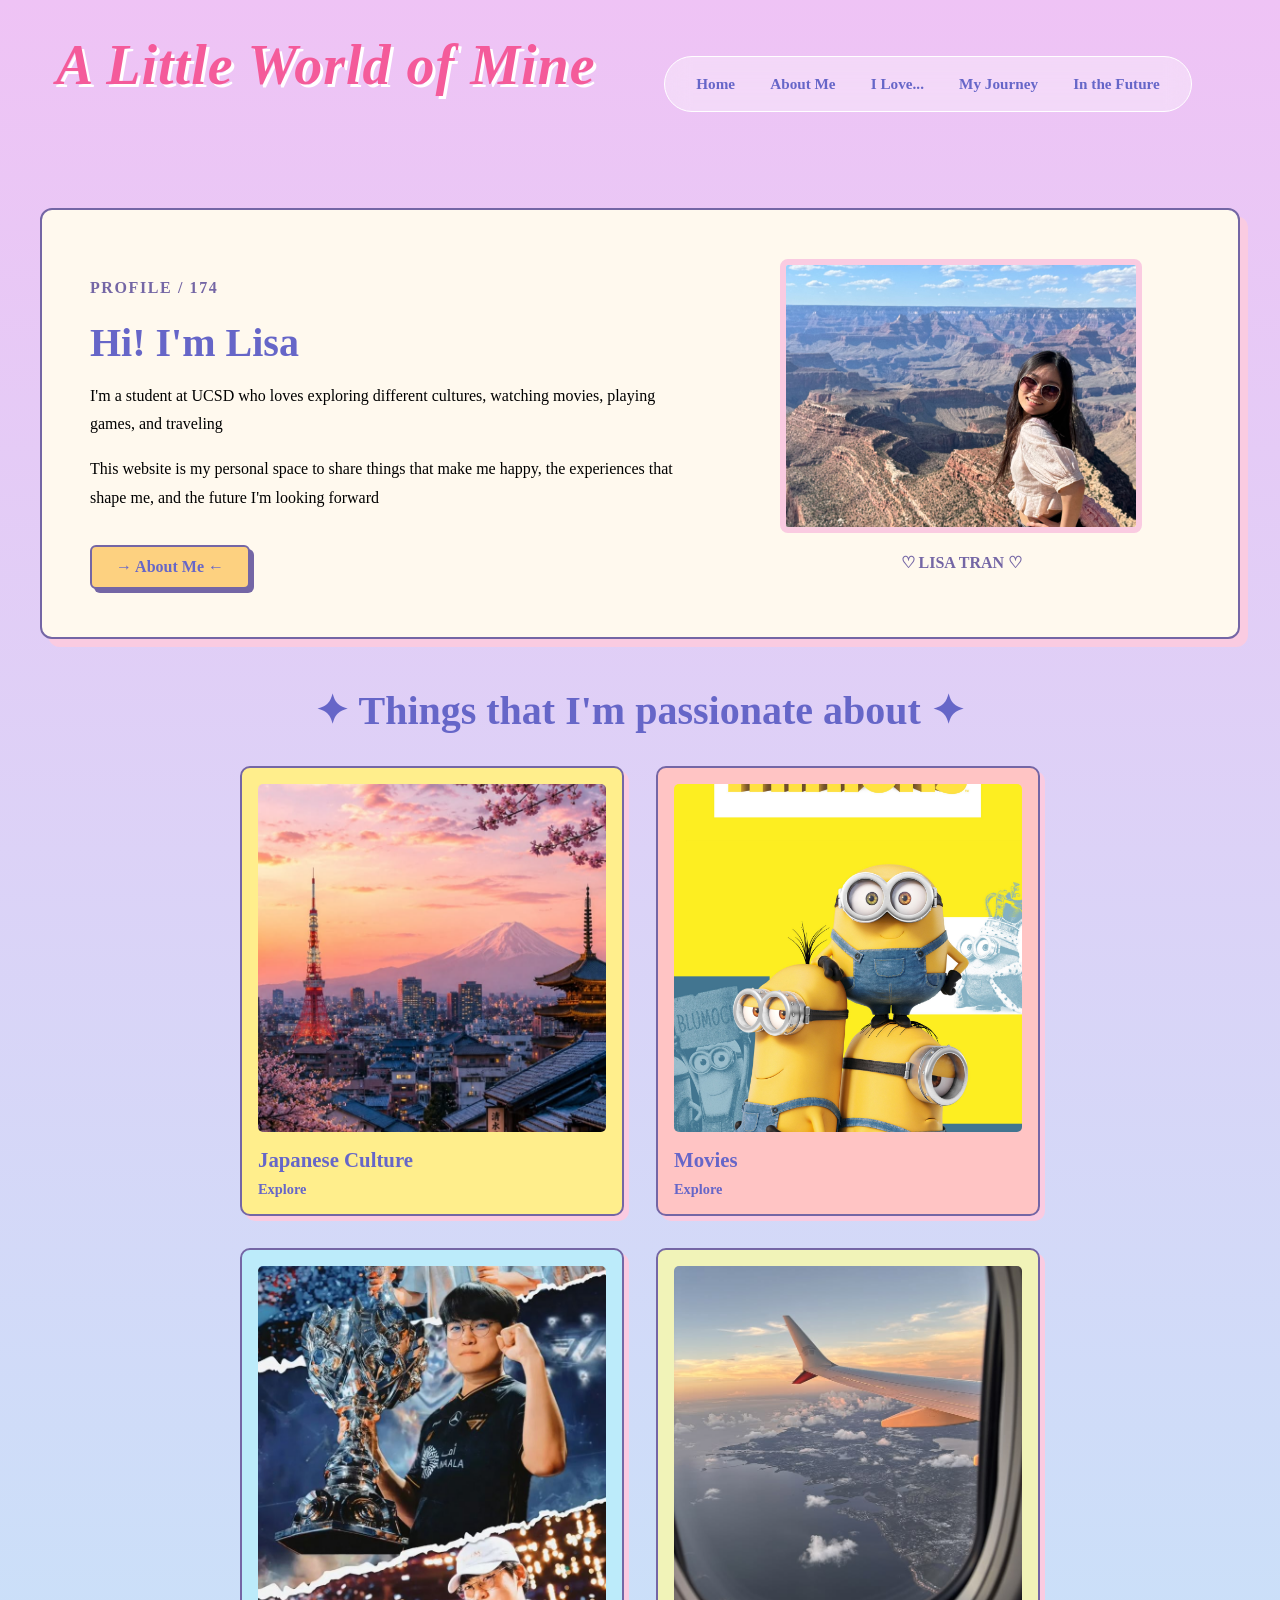
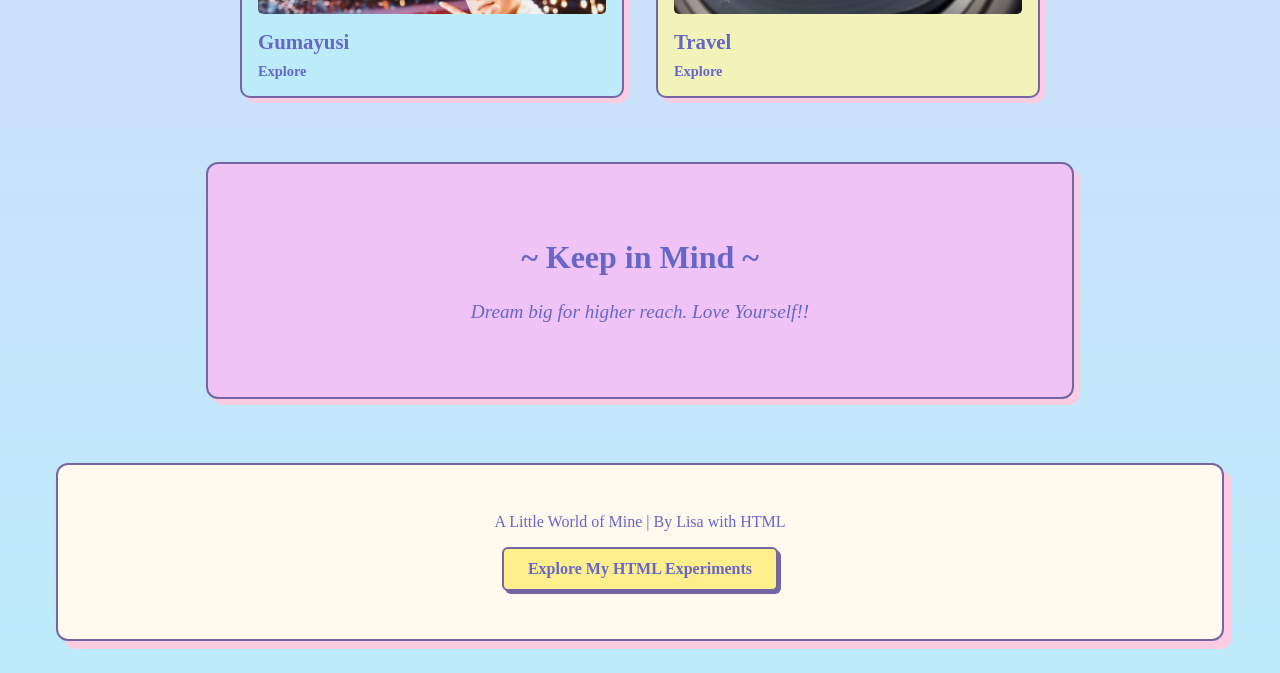
<file: index.html>
<!DOCTYPE html>
<html lang="en">
<head>
    <meta charset="UTF-8">
    <meta name="viewport" content="width=device-width, initial-scale=1.0">
    <title>A Little World of Mine | Home</title>
    <link rel="stylesheet" href="/part2/css/main.css">
    <link rel="author" href="/part2/css/about.css">


</head>
<body>

    <header class="site-header">

        <h1>A Little World of Mine</h1>
        
        <nav class="navbar" aria-label="Main navigation">
            <div class="nav-links">
                <a href="index.html" aria-current="page">Home</a> 
                <a href="/part2/about.html">About Me</a> 
                <a href="/part2/favorites.html">I Love...</a> 
                <a href="/part2/journey.html">My Journey</a> 
                <a href="/part2/future.html">In the Future</a>
            </div>
        </nav>

    </header>

    <main>
        <section class="introduction">
            <div class="intro-text">
                <p class="intro-label">PROFILE / 174</p>
                <h2>
                    Hi! I'm Lisa
                </h2>

                <p>I'm a student at UCSD who loves exploring different cultures, watching movies, playing games, and traveling</p>

                <p>This website is my personal space to share things that make me happy, the experiences that shape me, and the future I'm looking forward</p>

                <a href="about.html" class="intro-button">→ About Me ←</a>

            </div>

            <div class="intro-image">
                <a href="about.html">
                    <img src="/img/profile.jpg" alt="A personal picture" width="350">
                </a>
                <p>♡ LISA TRAN ♡</p>
            </div>
        

            
        </section>

        <section class="passions">
            <h2>✦ Things that I'm passionate about ✦</h2>

            <div class="passion-grid">
                <article class="passion-card">
                    <a href="favorites.html#japanese-culture-section">
        
                        <img src="/img/jpn.jpeg" alt="Beautiful Japanese" width="250">

                        <h3>
                            Japanese Culture
                        </h3>
        
                        <span>Explore</span>
                    </a>  
                </article>
    
                <article class="passion-card">
                    <a href="favorites.html#movies-section">
        
                        <img src="/img/minions.jpg" alt="Great movie" width="250">

                        <h3>
                            Movies
                        </h3>
        
                        <span>Explore</span>
                    </a>
                </article>
    
                <article class="passion-card">
                    <a href="favorites.html#gumayusi-section">
        
                        <img src="/img/gumayusi.jpeg" alt="Gumayusi, ADC GOAT" width="250">

                        <h3>
                            Gumayusi
                        </h3>
        
                        <span>Explore</span>
                    </a>
                </article>
    
                <article class="passion-card">
                    <a href="favorites.html#travel-section">
        
                        <img src="/img/travel.jpeg" alt="Dream travel" width="250">

                        <h3>
                            Travel
                        </h3>
        
                        <span>Explore</span>
                    </a>
                </article>
            </div>
        </section>

        <section class="reminder">
            <h2>~ Keep in Mind ~</h2>

            <p>
                <em>
                    Dream big for higher reach. Love Yourself!!
                </em>
            </p>
        </section>
    </main>

    <footer class="site-footer">
        <p>
            A Little World of Mine | By Lisa with HTML
        </p>

        <p>
            <a href="/part2/experiments.html">Explore My HTML Experiments</a>
        </p>
    </footer>

</body>
</html>
</file>
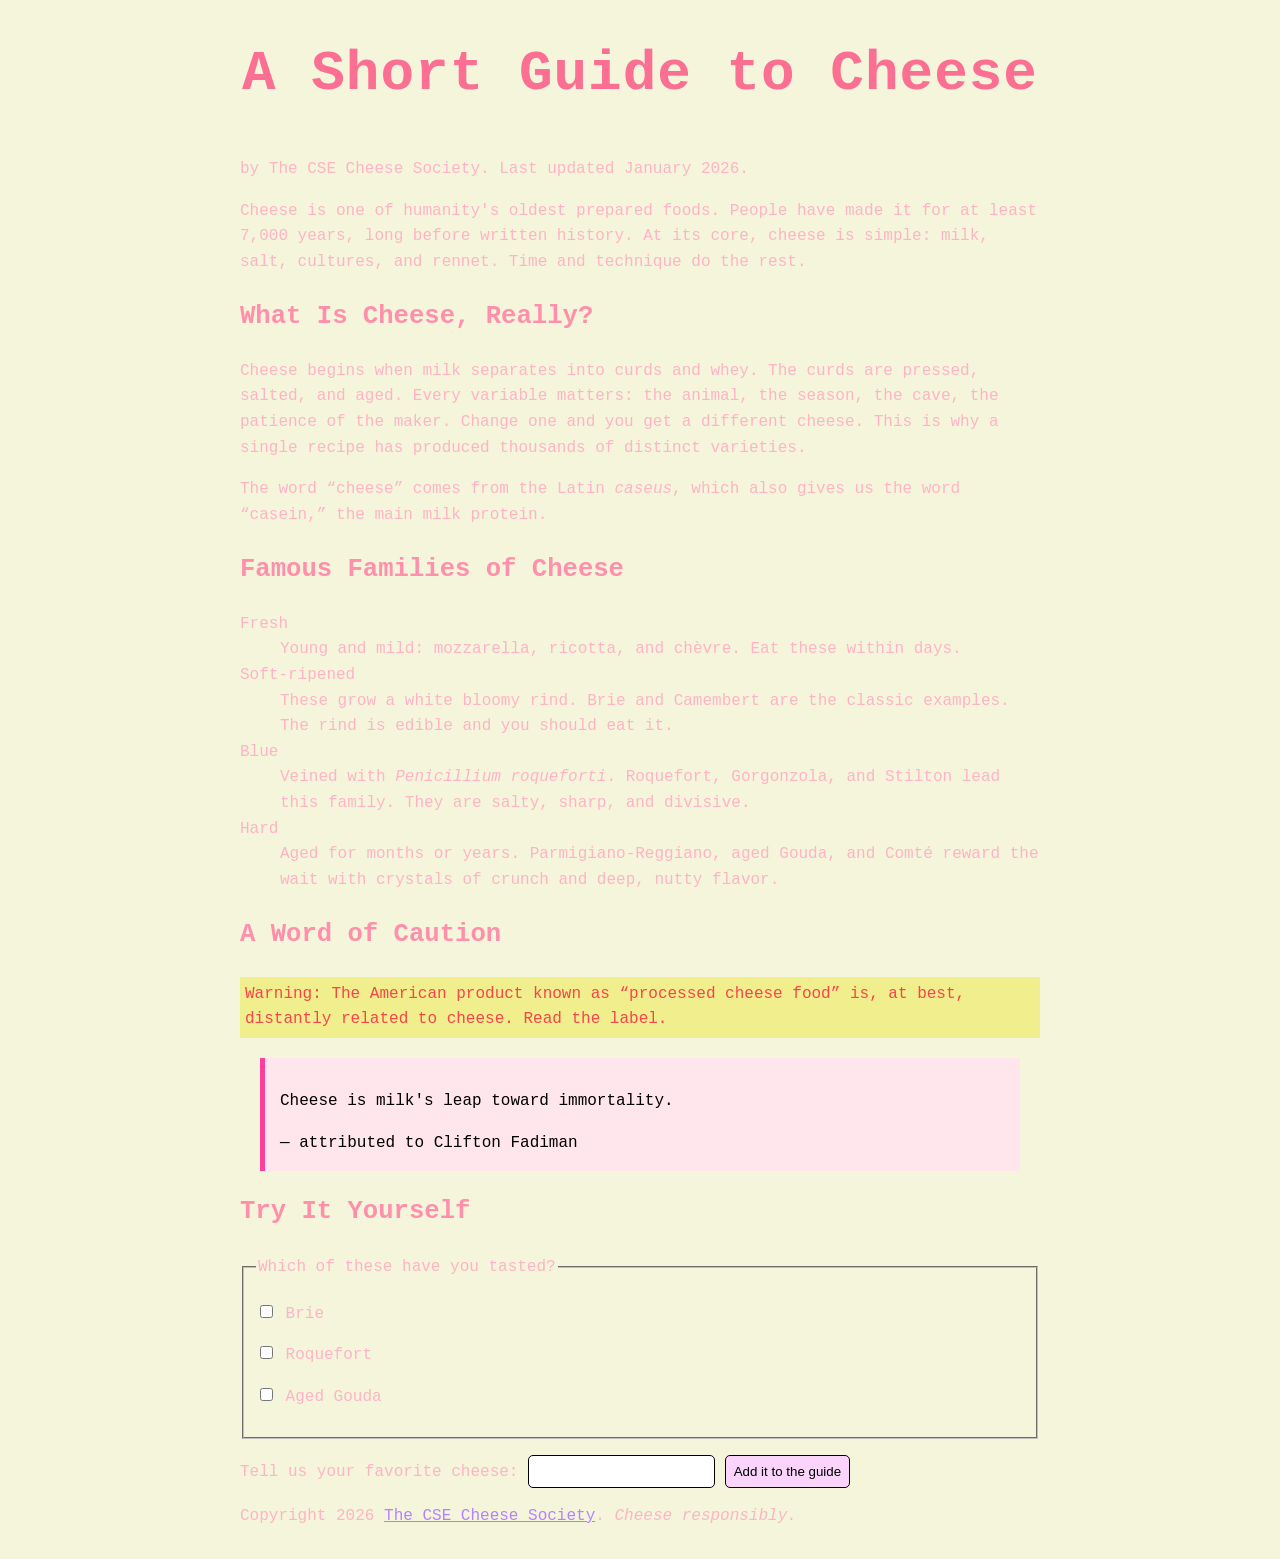
<file: part1/cheese.html>
<html lang="en"><head>
    <meta charset="UTF-8">
    <meta name="viewport" content="width=device-width, initial-scale=1">
    <title>A Short Guide to Cheese</title>

    <link rel="stylesheet" href="cheese.css">
  </head>
  <body>
    <header>
      <h1>A Short Guide to Cheese</h1>
      <p>by The CSE Cheese Society. Last updated <time datetime="2026-01">January 2026</time>.</p>
    </header>
  
    <main>
      <article>
        <p>Cheese is one of humanity's oldest prepared foods. People have made
        it for at least 7,000 years, long before written history. At its core,
        cheese is simple: milk, salt, cultures, and rennet. Time and technique
        do the rest.</p>
  
        <section>
          <h2>What Is Cheese, Really?</h2>
          <p>Cheese begins when milk separates into curds and whey. The curds
          are pressed, salted, and aged. Every variable matters: the animal,
          the season, the cave, the patience of the maker. Change one and you
          get a different cheese. This is why a single recipe has produced
          thousands of distinct varieties.</p>
          <p>The word <q>cheese</q> comes from the Latin
          <span class="latin" lang="la">caseus</span>, which also gives us the word
          <q>casein,</q> the main milk protein.</p>
        </section>
  
        <section>
          <h2>Famous Families of Cheese</h2>
  
          <dl>
            <dt>Fresh</dt>
            <dd>Young and mild: mozzarella, ricotta, and
            <span lang="fr">chèvre</span>. Eat these within days.</dd>
  
            <dt>Soft-ripened</dt>
            <dd>These grow a white bloomy rind. Brie and Camembert are the
            classic examples. The rind is edible and you should eat it.</dd>
  
            <dt>Blue</dt>
            <dd>Veined with <span class="latin" lang="la">Penicillium
            roqueforti</span>. Roquefort, Gorgonzola, and Stilton lead this
            family. They are salty, sharp, and divisive.</dd>
  
            <dt>Hard</dt>
            <dd>Aged for months or years. Parmigiano-Reggiano, aged Gouda,
            and <span lang="fr">Comté</span> reward the wait with crystals
            of crunch and deep, nutty flavor.</dd>
          </dl>
        </section>
  
        <section>
          <h2>A Word of Caution</h2>
          <p id="warning">Warning: The American product known as
          <q>processed cheese food</q> is, at best, distantly related to
          cheese. Read the label.</p>
  
          <blockquote>
            <p>Cheese is milk's leap toward immortality.</p>
            <footer>— attributed to Clifton Fadiman</footer>
          </blockquote>
        </section>
  
        <section>
          <h2>Try It Yourself</h2>
          <form>
            <fieldset>
              <legend>Which of these have you tasted?</legend>
              <p><input type="checkbox" id="c-brie" name="tasted" value="brie">
                 <label for="c-brie">Brie</label></p>
              <p><input type="checkbox" id="c-roquefort" name="tasted" value="roquefort">
                 <label for="c-roquefort">Roquefort</label></p>
              <p><input type="checkbox" id="c-gouda" name="tasted" value="gouda">
                 <label for="c-gouda">Aged Gouda</label></p>
            </fieldset>
            <p>
              <label for="fav">Tell us your favorite cheese:</label>
              <input type="text" id="fav" name="favorite">
              <button type="submit">Add it to the guide</button>
            </p>
          </form>
        </section>
      </article>
    </main>
    <footer>
      <p>Copyright 2026 <a href="https://example.com/cheese-society">The CSE
      Cheese Society</a>. <em>Cheese responsibly.</em></p>
    </footer>
  
  
  </body>
  </html>
</file>
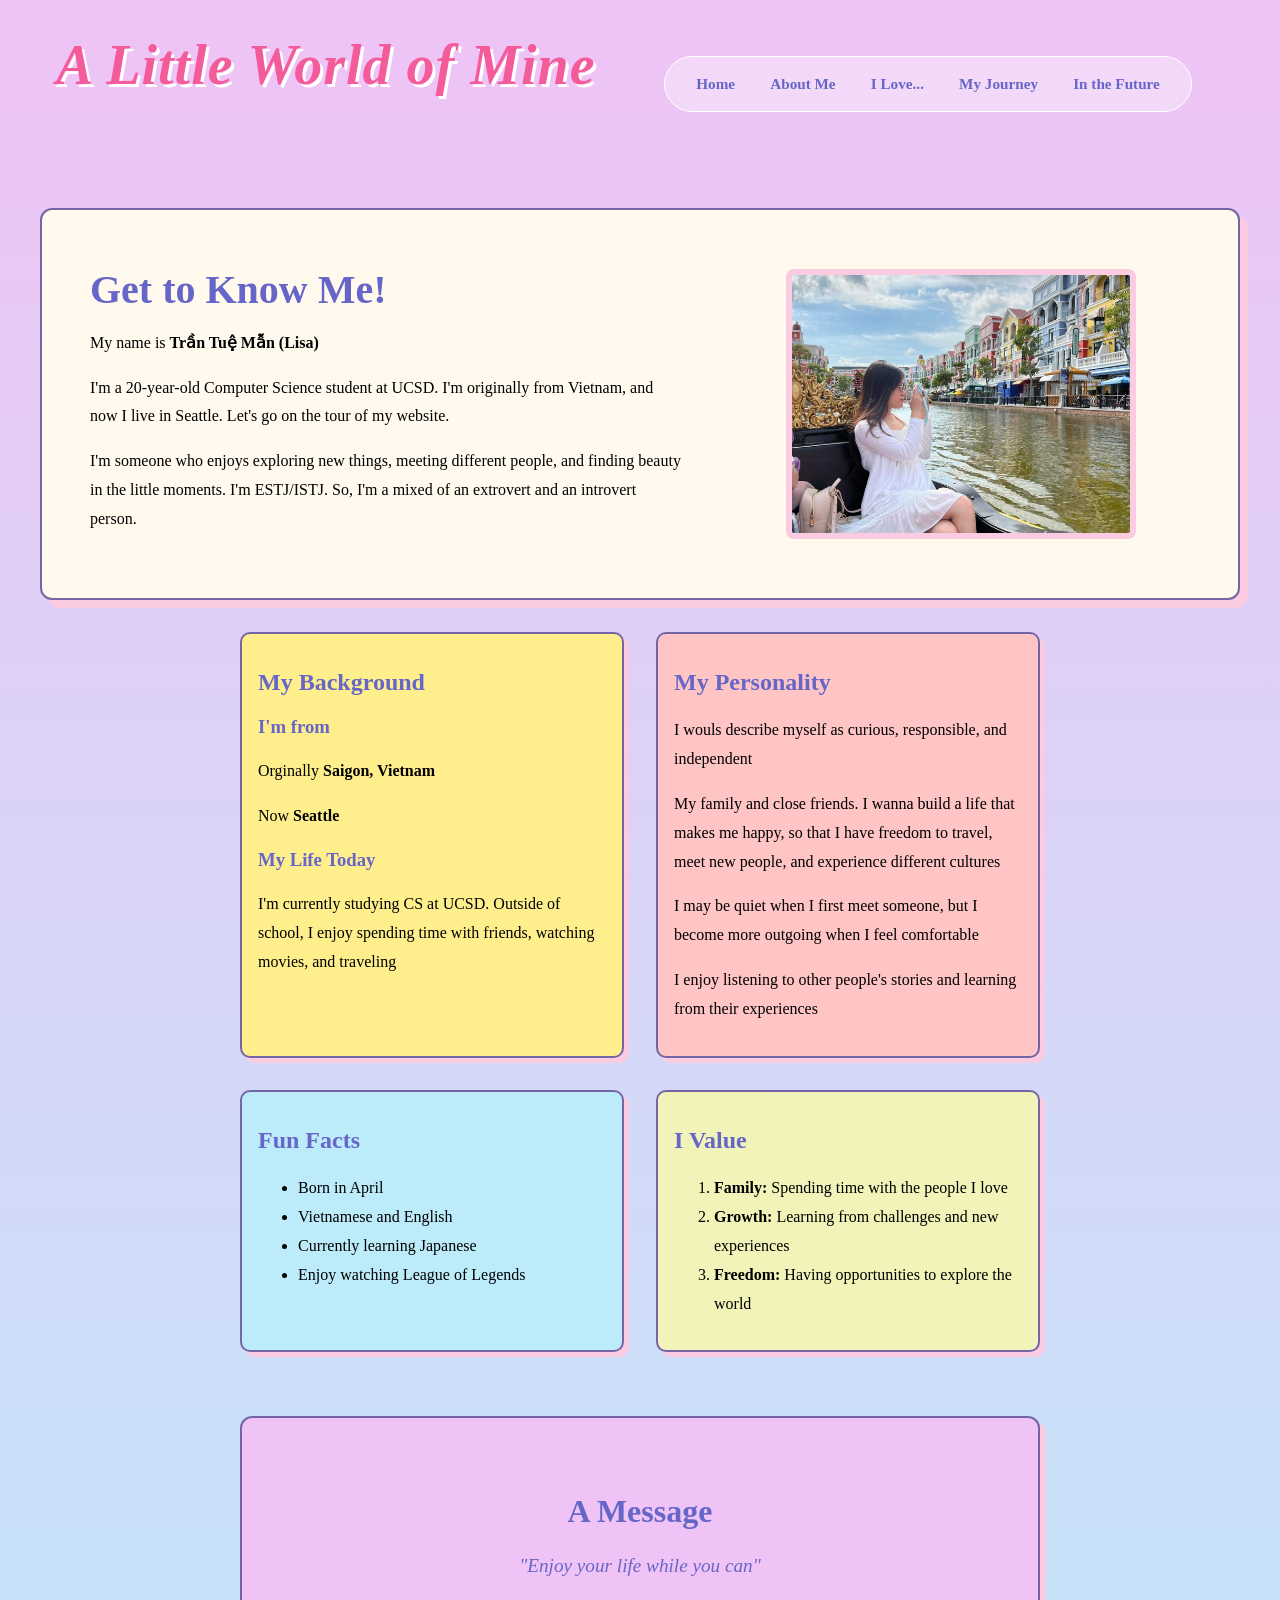
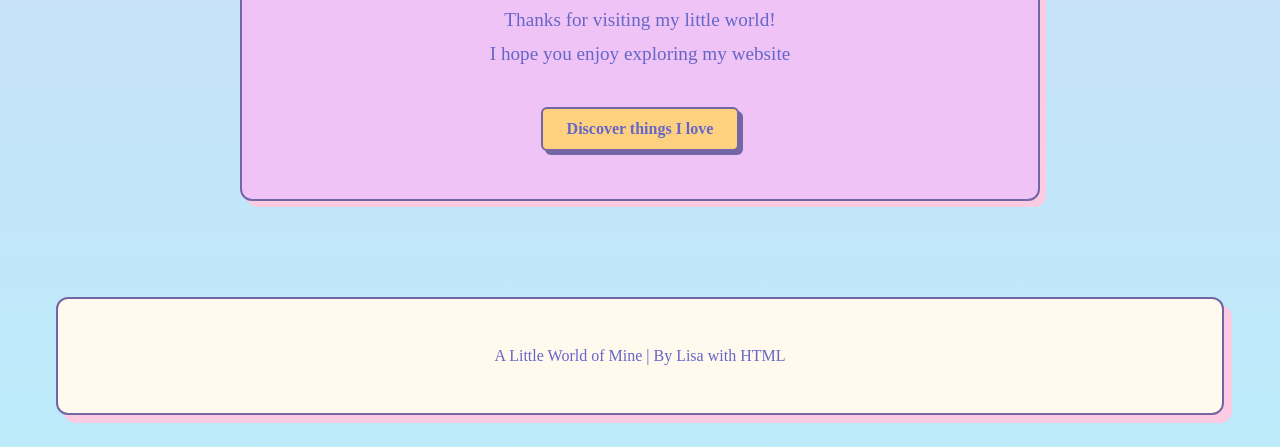
<file: part2/about.html>
<!DOCTYPE html>
<html lang="en">
<head>
    <meta charset="UTF-8">
    <meta name="viewport" content="width=device-width, initial-scale=1.0">
    <meta name="description" content="Learn about Lisa">
    <title>A Little World of Mine | About Me</title>
    <link rel="author" href="about.html">
    <link rel="stylesheet" href="css/about.css">
    <link rel="stylesheet" href="css/main.css">
</head>
<body>
    <header class="site-header">
        <h1>A Little World of Mine</h1>


        <nav class="navbar" aria-label="Main navigation">
            <div class="nav-links">
                <a href="/index.html">Home</a> 
                <a href="about.html" aria-current="page">About Me</a> 
                <a href="favorites.html">I Love...</a> 
                <a href="journey.html">My Journey</a> 
                <a href="future.html">In the Future</a>
            </div>
        </nav>
    </header>

    <main class="about-page">
        <section class="about-intro">
            <div class="about-intro-content">
                <div class="about-text">
                    <h2>Get to Know Me!</h2>
        
                    <p>
                        My name is
                        <strong>
                            <span lang="vi">Trần Tuệ Mẫn</span> (Lisa)
                        </strong>
                    </p>
        
                    <p>
                        I'm a 20-year-old Computer Science student at UCSD.
                        I'm originally from Vietnam, and now I live in Seattle.
                        Let's go on the tour of my website.
                    </p>
        
                    <p>
                        I'm someone who enjoys exploring new things,
                        meeting different people, and finding beauty in
                        the little moments. I'm ESTJ/ISTJ.
                        So, I'm a mixed of an extrovert and an introvert person.
                    </p>
                </div>
        
                <div class="about-photo">
                    <img src="/img/lisa.jpg" alt="A photo of Lisa">
                </div>
            </div>
        </section>

        <div class="about-card-grid">
            <section class="about-background">
                <h2>My Background</h2>
    
                <article>
                    <h3>I'm from </h3>
    
                    <p>Orginally <b>Saigon, Vietnam</b></p>
                    <p>Now <b>Seattle</b></p>
                </article>
    
                <article>
                    <h3>My Life Today</h3>
                    <p>I'm currently studying CS at UCSD. Outside of school, I enjoy spending time with friends, watching movies, and traveling</p> 
                </article>
            </section>
    
            <section class="about-personality">
                <h2>My Personality</h2>
                
                <div>
                    <p>I wouls describe myself as curious, responsible, and independent</p>
    
                    <p>My family and close friends. I wanna build a life that makes me happy, so that I have freedom to travel, meet new people, and experience different cultures</p>
    
                    <p>I may be quiet when I first meet someone, but I become more outgoing when I feel comfortable</p>
    
                    <p>I enjoy listening to other people's stories and learning from their experiences</p>
                </div>
            </section>
    
            <section class="about-facts">
                <h2>Fun Facts</h2>
    
                <ul>
                    <li>Born in April</li>
    
                    <li>Vietnamese and English</li>
    
                    <li>Currently learning Japanese</li>
    
                    <li>Enjoy watching League of Legends</li>
                </ul>
            </section>
    
            <section class="about-value">
                <h2>I Value</h2>
    
                <ol>
                    <li>
                        <strong>Family:</strong>
                        Spending time with the people I love
                    </li>
    
                    <li>
                        <strong>Growth:</strong>
                        Learning from challenges and new experiences
                    </li>
    
                    <li>
                        <strong>Freedom:</strong>
                        Having opportunities to explore the world
                    </li>
                </ol>
            </section>

        </div>

        <section class="about-message">
            <h2>A Message</h2>

            <p>
                <em>
                    "Enjoy your life while you can"
                </em>
            </p>

            <p>
                Thanks for visiting my little world! <br>
                I hope you enjoy exploring my website
            </p>

            <a href="favorites.html">Discover things I love</a>
        </section>
    </main>

    <footer class="site-footer">
        <p>
            A Little World of Mine | By Lisa with HTML
        </p>
    </footer>
    
</body>
</html>
</file>
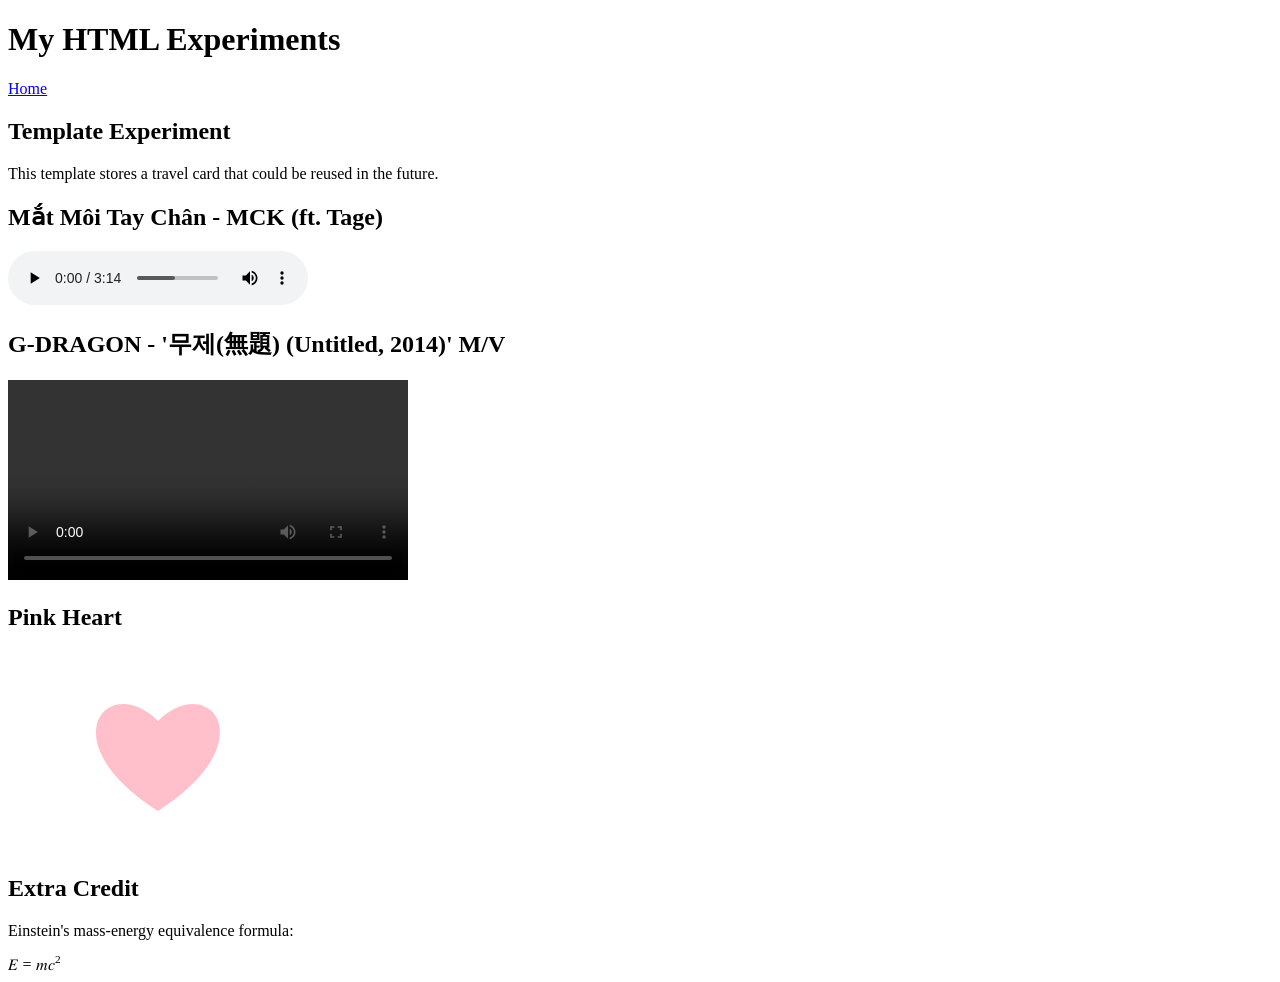
<file: part2/experiments.html>
<!DOCTYPE html>
<html lang="en">
<head>
    <meta charset="UTF-8">
    <meta name="viewport" content="width=device-width, initial-scale=1.0">
    <title>A Little World of Mine | Experiments</title>
</head>
<body>
    <header>
        <h1>My HTML Experiments</h1>

        <nav>
            <a href="/index.html">Home</a>
        </nav>
    </header>

    <main>
        <section>
            <h2>Template Experiment</h2>
        
            <p>
                This template stores a travel card that could be reused in the future.
            </p>
        
            <template id="travel-card">
                <article>
                    <h3>My Dream Destination: Antarctica</h3>
                    <p>
                        One day, I want to visit Antarctica and see penguins in their natural habitat.
                    </p>
                    <img src="img/antarctica.jpg"
                         alt="Beautiful landscape in Antarctica"
                         width="300">
                </article>
            </template>
        </section>

        <section>
            <h2 lang="vi">Mắt Môi Tay Chân - MCK (ft. Tage)</h2>

            <audio controls>
                <source src="/media/music.mp3"
                        type="audio/mpeg">
            </audio>
        </section>

        <section>
            <h2 lang="ko">G-DRAGON - '무제(無題) (Untitled, 2014)' M/V</h2>

            <video controls width="400">
                <source src="/media/video.mp4"
                        type="video/mp4">
                Your browser does not support video.
            </video>
        </section>

        <section>
            <h2>Pink Heart</h2>
        
            <canvas id="heart-canvas" width="300" height="200">
                Your browser does not support canvas.
            </canvas>
        
            <script>
                const canvas = document.getElementById("heart-canvas");
                const ctx = canvas.getContext("2d");
                ctx.fillStyle = "pink";
                ctx.beginPath();
                ctx.moveTo(150, 160);
                ctx.bezierCurveTo(40, 90, 100, 20, 150, 70);
                ctx.bezierCurveTo(200, 20, 260, 90, 150, 160);
                ctx.fill();
            </script>
        </section>

        <section>
            <h2>Extra Credit</h2>
        
            <p>Einstein's mass-energy equivalence formula:</p>
        
            <math xmlns="http://www.w3.org/1998/Math/MathML">
                <mi>E</mi>
                <mo>=</mo>
                <mi>m</mi>
                <msup>
                    <mi>c</mi>
                    <mn>2</mn>
                </msup>
            </math>
        </section>

    </main>
</body>
</html>
</file>
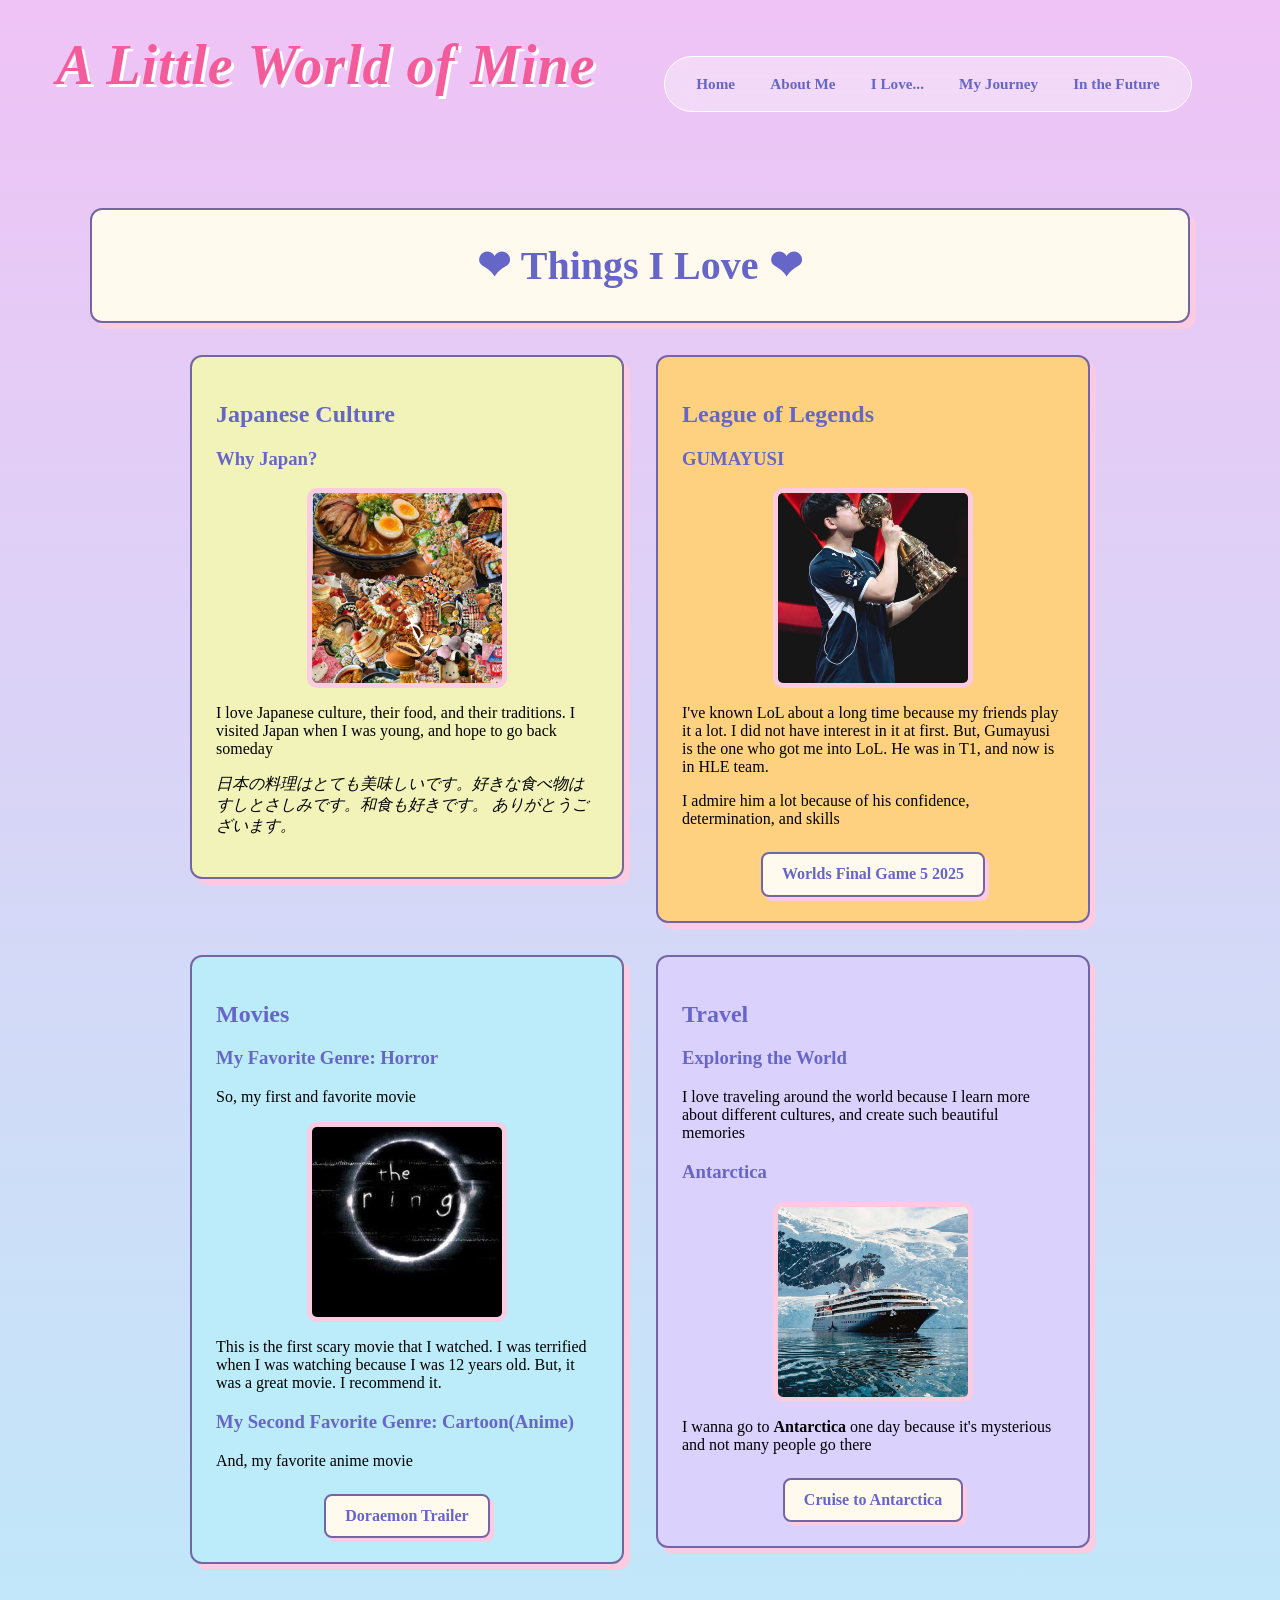
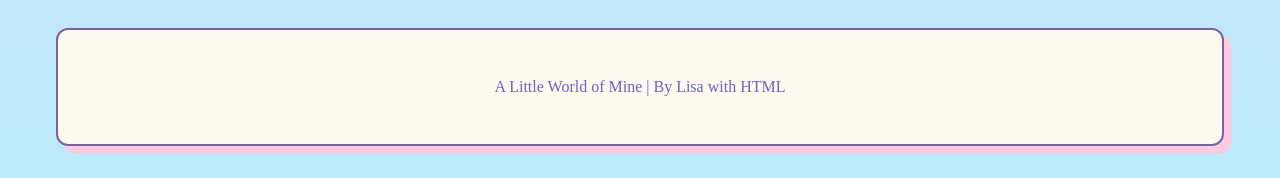
<file: part2/favorites.html>
<!DOCTYPE html>
<html lang="en">
<head>
    <meta charset="UTF-8">
    <meta name="viewport" content="width=device-width, initial-scale=1.0">
    <meta name="description" content="Explore Lisa's favorite things">
    <title>A Little World of Mine | I Love</title>
    <link rel="author" href="about.html">
    <link rel="stylesheet" href="css/main.css">
    <link rel="stylesheet" href="css/favorites.css">
</head>
<body>

    <header class="site-header">
        
        <h1>A Little World of Mine</h1>

        <nav class="navbar" aria-label="Main navigation">
            <div class="nav-links">
                <a href="/index.html">Home</a>
                <a href="about.html">About Me</a>
                <a href="favorites.html" aria-current="page">I Love...</a>
                <a href="journey.html">My Journey</a>
                <a href="future.html">In the Future</a>
            </div>
        </nav>
    </header>

    <main class="favorites-page">
        <section class="favorites-intro">
            <h2>❤︎ Things I Love ❤︎</h2>
        </section>

        <div class="favorites-card-grid">
            <section id="japanese-culture-section">
                <h2>Japanese Culture</h2>
    
                <article>
                    <h3>Why Japan?</h3>
                    <picture>
                        <source media="(max-width: 600px)"
                                srcset="/img/jpn_matsuri.jpg"
                                type="image/jpeg">
                    
                        <img src="/img/jpn_food.jpeg"
                             alt="Japanese culture, food, and festivals"
                             width="300">
                    </picture>
    
                    <p>
                        I love Japanese culture, their food, and their traditions. I visited Japan when I was young, and hope to go back someday
                    </p>
    
                    <p>
                        <i lang="ja">日本の料理はとても美味しいです。好きな食べ物はすしとさしみです。和食も好きです。
                            ありがとうございます。
                        </i>
                    </p>
                </article>
            </section>
    
            <section id="gumayusi-section">
                <h2>League of Legends</h2>
    
                <article>
                    <h3>GUMAYUSI</h3>
    
                    <img src="/img/gumayusi_msi.jpeg" alt="Gumayusi, LoL player" width="300">
    
                    <p>I've known LoL about a long time because my friends play it a lot. I did not have interest in it at first. But, Gumayusi is the one who got me into LoL. He was in T1, and now is in HLE team.</p>
    
                    <p>I admire him a lot because of his confidence, determination, and skills</p>
    
                    <details class="video-details">
                        <summary>Worlds Final Game 5 2025</summary>
                        <iframe 
                            width="400"
                            height="225"
                            src="https://www.youtube-nocookie.com/embed/AXp6hL8MuDE?si=YCNzdtP7drvmGJjJ"
                            title="World 2025 Final Game"
                            allowfullscreen>
                        </iframe>
                        <p>Enjoy!!!</p>
                    </details>
                </article>
            </section>
    
            <section id="movies-section">
                <h2>Movies</h2>
    
                <h3>My Favorite Genre: Horror</h3>
    
                <article>
    
                    <p>So, my first and favorite movie</p>
    
                    <img src="/img/the_ring.jpg" alt="The Ring, a scary Japanese movie released in 2002" width="300">
    
                    <p>This is the first scary movie that I watched. I was terrified when I was watching because I was 12 years old. But, it was a great movie. I recommend it.</p>
    
                    <h3>My Second Favorite Genre: Cartoon(Anime)</h3>
    
                    <p>And, my favorite anime movie</p>
    
                    <details class="video-details">
                        <summary>Doraemon Trailer</summary>
                        <iframe 
                        width="400"
                        height="225"
                        src="https://www.youtube-nocookie.com/embed/-yUmgVLuAeU?si=qsLRsjKbLj2Zo9_i" 
                        title="Doraemon Movie 27 Trailer"
                        allowfullscreen>
                    </iframe>
    
                    <p>This is <strong>Doraemon</strong>, my childhood. They are releasing their 27th movie in April, 2027. Really recommend it.</p>
                    </details>
                </article>
            </section>
    
            <section id="travel-section">
                <h2>Travel</h2>
                <article>
                    <h3>Exploring the World</h3>
    
                    <p>I love traveling around the world because I learn more about different cultures, and create such beautiful memories</p>
    
                    <h3>Antarctica</h3>
    
                    <img src="/img/antarctica.jpeg" alt="Cruise trip to Antarctica" width="300">
    
                    <p>I wanna go to <strong>Antarctica</strong> one day because it's mysterious and not many people go there</p>
    
                    <details class="video-details">
                        <summary>
                            Cruise to Antarctica
                        </summary>
    
                        <iframe 
                            width="400"
                            height="225"
                            src="https://www.youtube-nocookie.com/embed/-yYFtHIZkO4?si=DnO98CbSOuM_ctCA" 
                            title="Antarctica Cruise"
                            allowfullscreen>
                        </iframe>
    
                        <p>I wanna take a cruise to Antarctica someday</p>
                    </details>
                </article>
            </section>
        </div>

        
    </main>

    <footer class="site-footer">
        <p>
            A Little World of Mine | By Lisa with HTML
        </p>
    </footer>
</body>
</html>
</file>
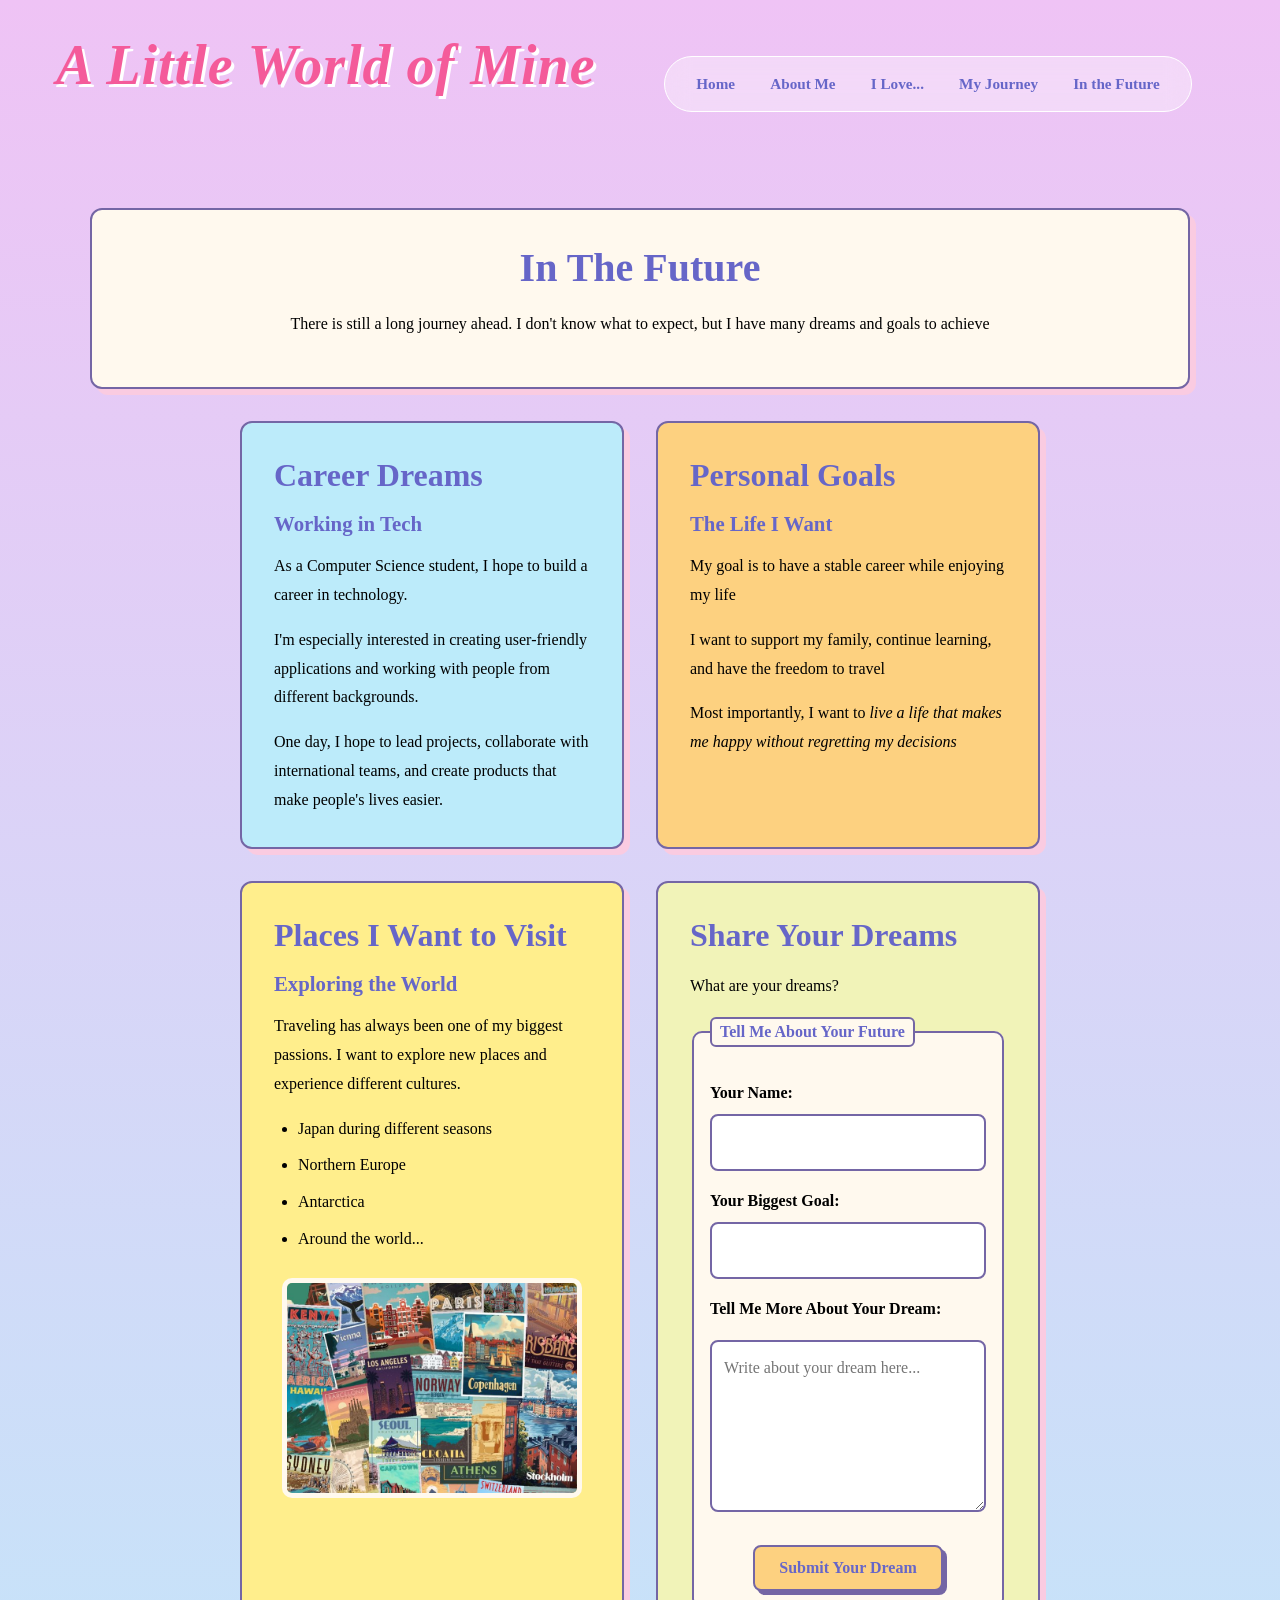
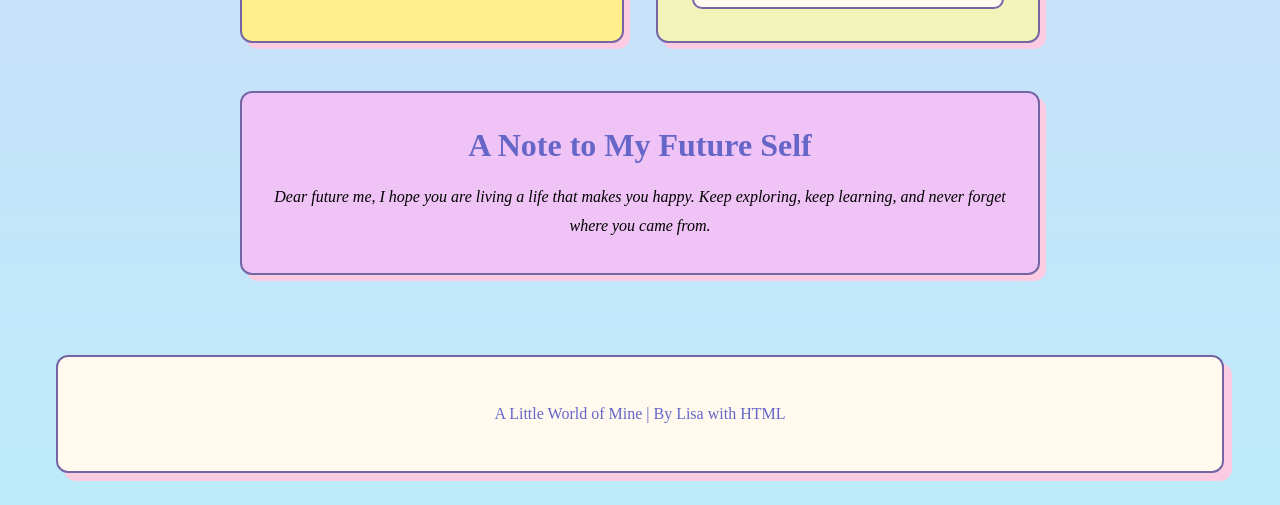
<file: part2/future.html>
<!DOCTYPE html>
<html lang="en">
<head>
    <meta charset="UTF-8">
    <meta name="viewport" content="width=device-width, initial-scale=1.0">
    <meta name="description" content="Explore Lisa's future dreams and goals">
    <title>A Little World of Mine | My Future </title>
    <link rel="author" href="about.html">
    <link rel="stylesheet" href="css/main.css">
    <link rel="stylesheet" href="css/future.css">
</head>
<body>
    <header class="site-header">
        <h1>A Little World of Mine</h1>

        <nav class="navbar" aria-label="Main navigation">
            <div class="nav-links">
                <a href="/index.html">Home</a>
                <a href="about.html">About Me</a>
                <a href="favorites.html">I Love...</a>
                <a href="journey.html">My Journey</a>
                <a href="future.html" aria-current="page">In the Future</a>
            </div>
        </nav>
    </header>
    
    <main class="future-page">
        <section class="future-intro">
            <h2>In The Future</h2>

            <p>There is still a long journey ahead. I don't know what to expect, but I have many dreams and goals to achieve</p>
        </section>

        <div class="future-card-grid">
            <section class="future-card career">
                <h2>Career Dreams</h2>
    
                <article>
                    <h3>Working in Tech</h3>
    
                    <p>
                        As a Computer Science student, I hope to build a career in technology.
                    </p>
    
                    <p>
                        I'm especially interested in creating user-friendly applications and working with people from different backgrounds.
                    </p>
    
                    <p>
                        One day, I hope to lead projects, collaborate with international teams, and create products that make people's lives easier.
                    </p>
                </article>
            </section>
    
            <section class="future-card personal">
                <h2>Personal Goals</h2>
    
                <article>
                    <h3>The Life I Want</h3>
    
                    <p>
                        My goal is to have a stable career while enjoying my life
                    </p>
    
                    <p>
                        I want to support my family, continue learning, and have the freedom to travel
                    </p>
    
                    <p>
                        Most importantly, I want to <i>live a life that makes me happy without regretting my decisions</i>
                    </p>
                </article>
            </section>
    
            <section class="future-card travel">
                <h2>Places I Want to Visit</h2>
    
                <article>
                    <h3>Exploring the World</h3>
    
                    <p>
                        Traveling has always been one of my biggest passions. I want to explore new places and experience different cultures.
                    </p>
    
                    <ul>
                        <li>Japan during different seasons</li>
                        <li>Northern Europe</li>
                        <li>Antarctica</li>
                        <li>Around the world...</li>
                    </ul>
    
                    <img 
                        src="/img/around_the_world.jpeg" alt="Around the World"
                        width="300">
                </article>
            </section>
    
            <section class="dream-form">
                <h2>Share Your Dreams</h2>
    
                <p>What are your dreams?</p>
    
                <form action="future.html" method="get">
                    <fieldset>
                        <legend>Tell Me About Your Future</legend>
    
                        <p>
                            <label for="visitor-name">
                                Your Name:
                            </label>
    
                            <input type="text" id="visitor-name" name="visitor-name" required>
                        </p>
    
                        <p>
                            <label for="visitor-goal">
                                Your Biggest Goal:
                            </label>
    
                            <input type="text" id="visitor-goal" name="visitor-goal" required>
                        </p>
    
                        <p>
                            <label for="visitor-dream">
                                Tell Me More About Your Dream:
                            </label>
                        </p>
    
                        <p>
                            <textarea
                                id="visitor-dream"
                                name="visitor-dream"
                                rows="5"
                                cols="40"
                                placeholder="Write about your dream here..."></textarea>
                        </p>
    
                        <button type="submit">Submit Your Dream</button>
                    </fieldset>
                </form>
            </section>
        </div>

        <section class="future-note">
            <h2>A Note to My Future Self</h2>
        
            <personal-note>
                <p>
                    Dear future me, I hope you are living a life that makes you happy. Keep exploring, keep learning, and never forget where you came from.
                </p>
            </personal-note>
        </section> 

    </main>

    <footer class="site-footer">
        <p>
            A Little World of Mine | By Lisa with HTML
        </p>
    </footer>
</body>
</html>
</file>
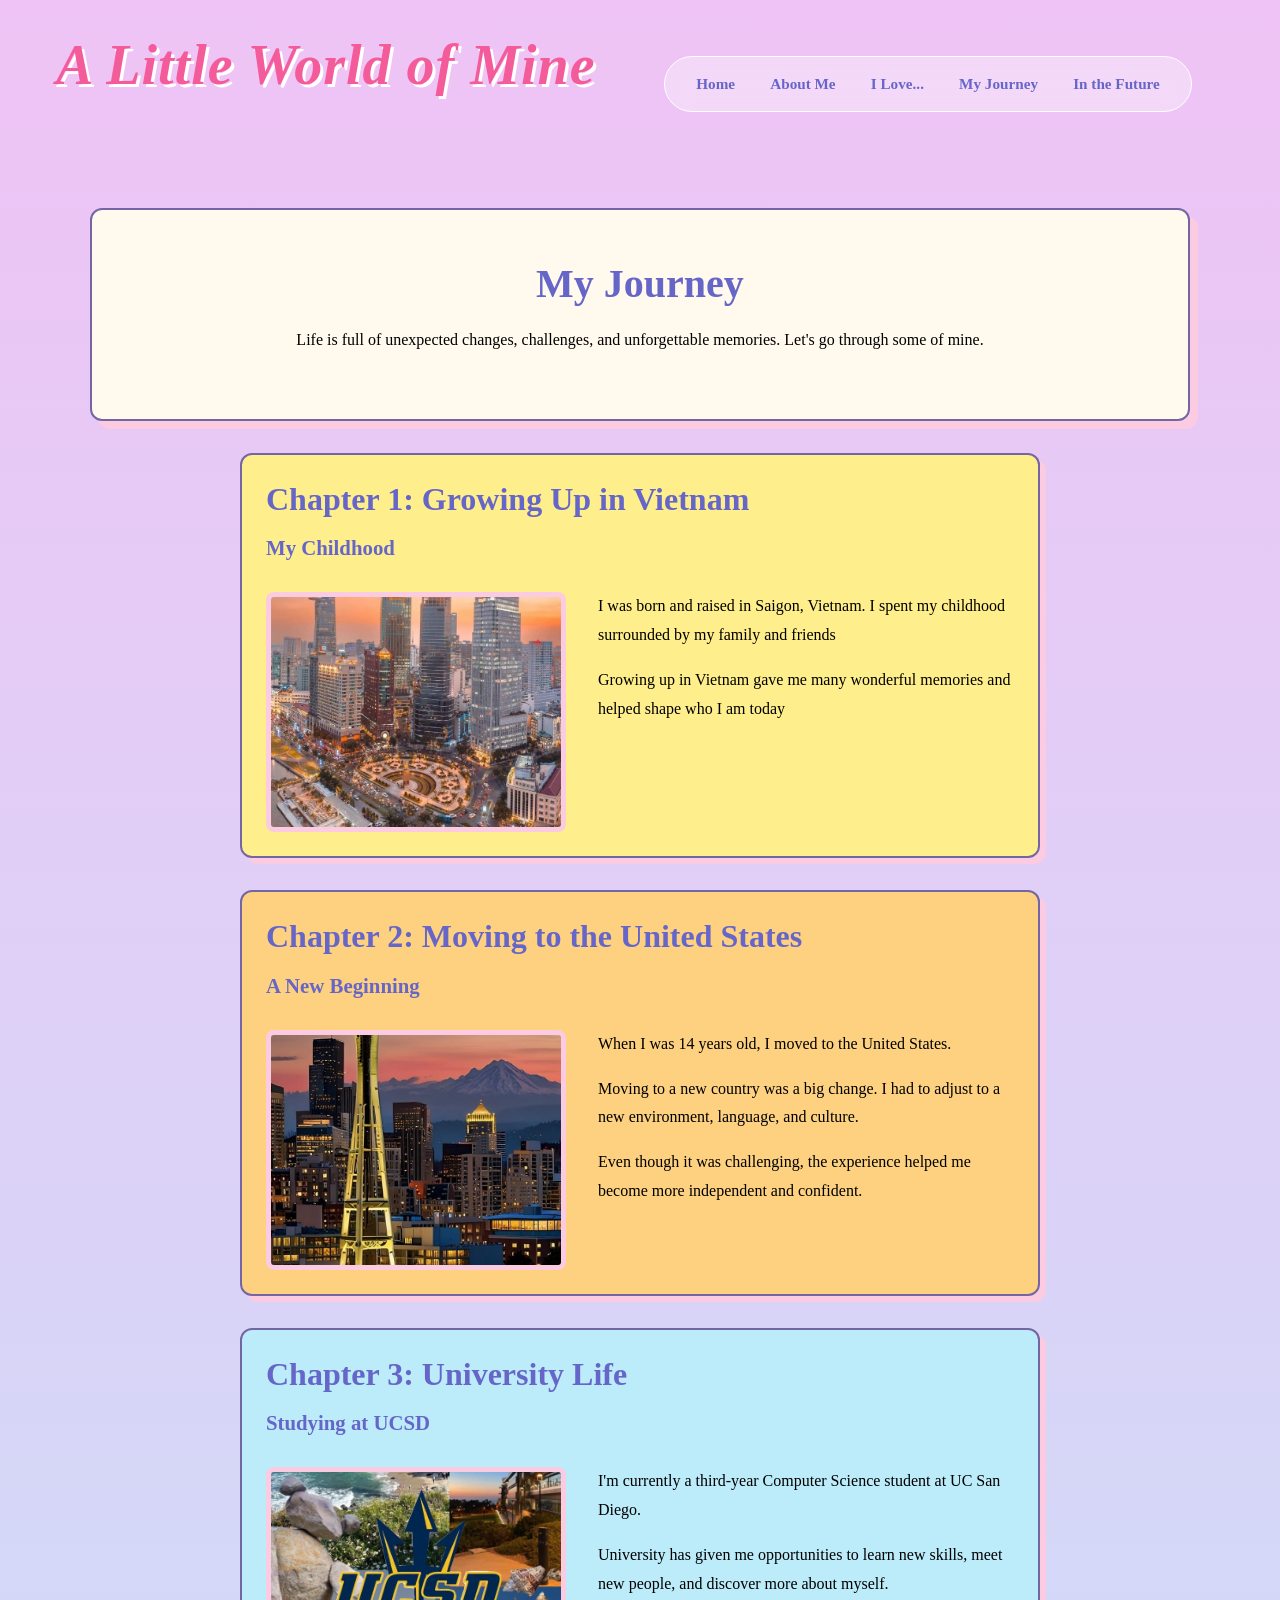
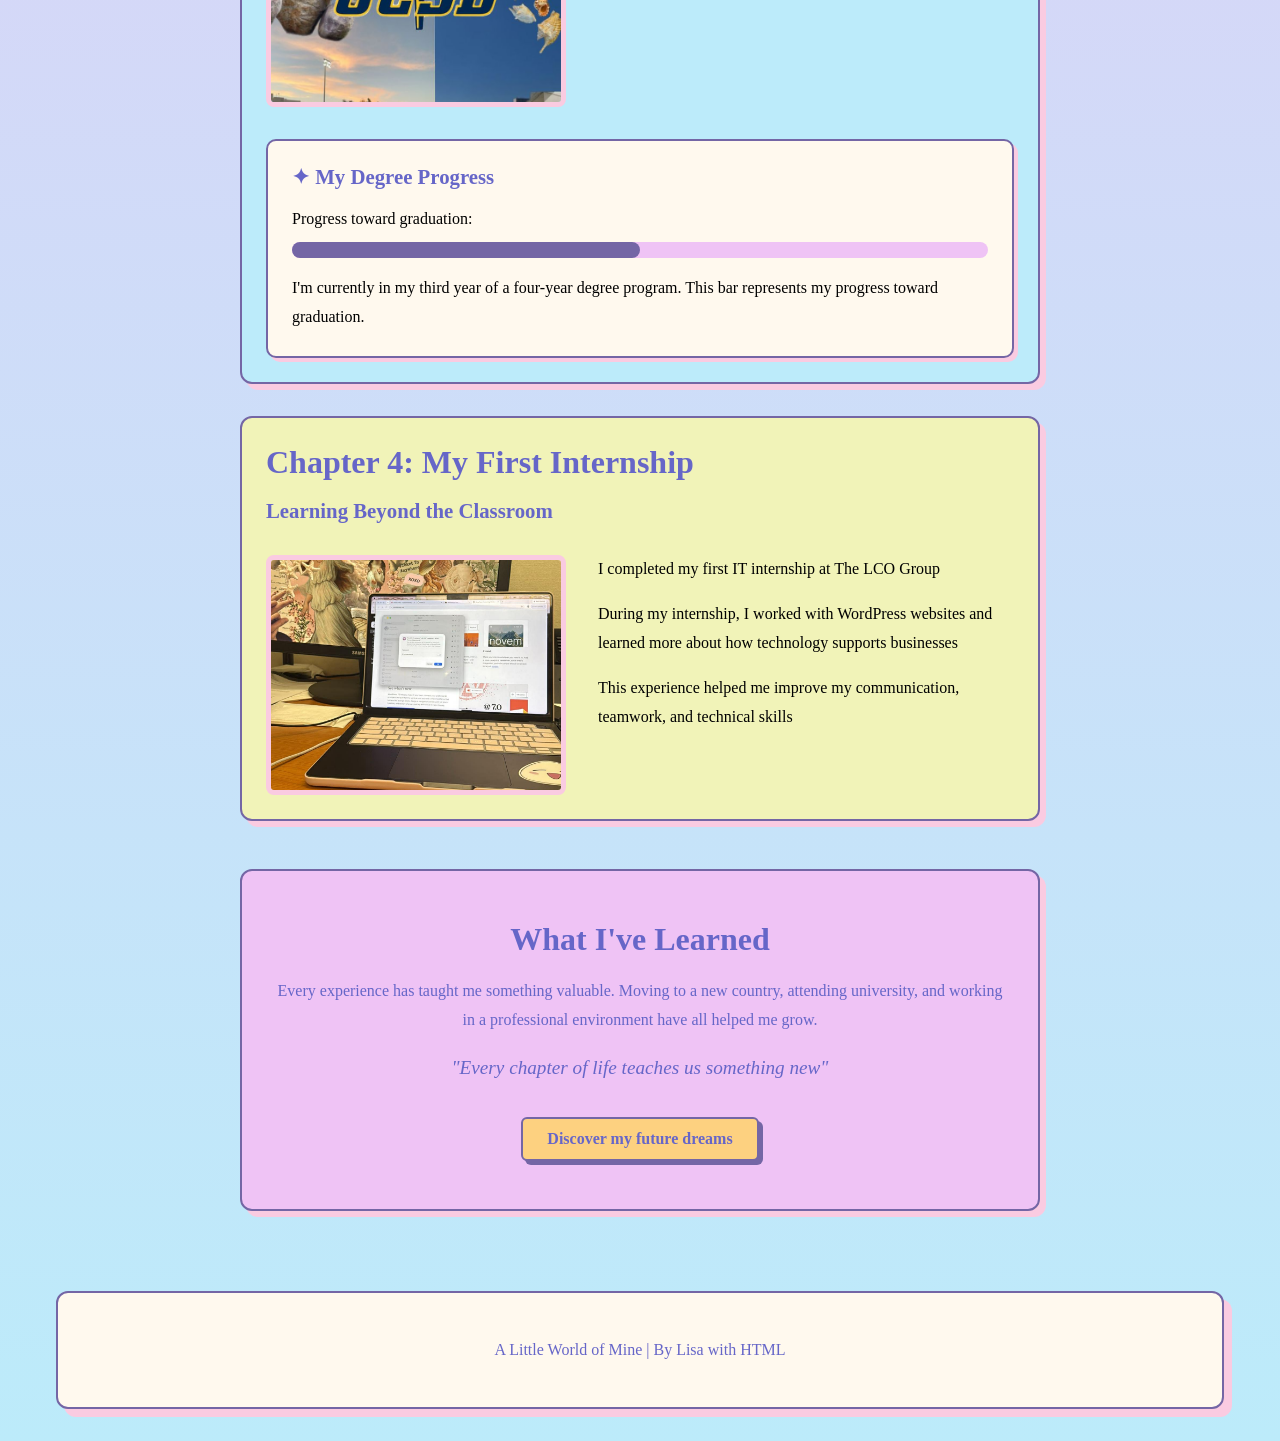
<file: part2/journey.html>
<!DOCTYPE html>
<html lang="en">
<head>
    <meta charset="UTF-8">
    <meta name="viewport" content="width=device-width, initial-scale=1.0">
    <meta name="description" content="Explore Lisa's journey from Vietnam to the U.S.">
    <title>A Little World of Mine | My Journey</title>
    <link rel="author" href="about.html">
    <link rel="stylesheet" href="css/main.css">
    <link rel="stylesheet" href="css/journey.css">
</head>

<body>
    <header class="site-header">
        <h1>A Little World of Mine</h1>

        <nav class="navbar" aria-label="Main navigation">
            <div class="nav-links">
                <a href="/index.html">Home</a>
                <a href="about.html">About Me</a>
                <a href="favorites.html">I Love...</a>
                <a href="journey.html" aria-current="page">My Journey</a>
                <a href="future.html">In the Future</a>
            </div>
        </nav>
    </header>
    
    <main class="journey-page">
        <section class="journey-intro">
            <h2>My Journey</h2>
            
            <p>
                Life is full of unexpected changes, challenges, and unforgettable memories.
                Let's go through some of mine.
            </p>
        </section>

        <section class="journey-chapter vietnam">
            <h2>Chapter 1: Growing Up in Vietnam</h2>

            <article>
                <h3>My Childhood</h3>
                <img src="/img/saigon.jpeg" alt="A view of HCMC, Vietnam" width="300">

                <p>I was born and raised in Saigon, Vietnam. I spent my childhood surrounded by my family and friends</p>

                <p>Growing up in Vietnam gave me many wonderful memories and helped shape who I am today</p>
            </article>
        </section>

        <section class="journey-chapter usa">
            <h2>Chapter 2: Moving to the United States</h2>

            <article>
                <h3>A New Beginning</h3>

                <img src="/img/seattle.jpeg" alt="Seattle scenery" width="300">

                <p>
                    When I was 14 years old, I moved to the United States.
                </p>

                <p>
                    Moving to a new country was a big change. I had to adjust to a new environment, language, and culture.
                </p>

                <p>
                    Even though it was challenging, the experience helped me become more independent and confident.
                </p>
            </article>
        </section>

        
        <section class="journey-chapter university">
            <h2>Chapter 3: University Life</h2>

            <article>
                <h3>Studying at UCSD</h3>

                <img src="/img/ucsd.jpeg" alt="UCSD campus" width="300">

                <p>I'm currently a third-year Computer Science student at UC San Diego.</p>

                <p>University has given me opportunities to learn new skills, meet new people, and discover more about myself.</p>
            </article>

            <div class="degree-card">
                <h3>✦ My Degree Progress</h3>

                <label for="degree-progress">Progress toward graduation:</label>
                <progress id="degree-progress" value="2" max="4">50%</progress>

                <p>I'm currently in my third year of a four-year degree program. This bar represents my progress toward graduation.</p>
            </div>
        </section>


        <section class="journey-chapter internship">
            <h2>Chapter 4: My First Internship</h2>

            <article>
                <h3>Learning Beyond the Classroom</h3>

                <img src="/img/internship.jpeg" alt="First internship at LCO Group">

                <p>
                    I completed my first IT internship at The LCO Group 
                </p>

                <p>During my internship, I worked with WordPress websites and learned more about how technology supports businesses</p>

                <p>This experience helped me improve my communication, teamwork, and technical skills</p>
            </article>
        </section>

        <section class="journey-message">
            <h2>What I've Learned</h2>

            <p>
                Every experience has taught me something valuable. Moving to a new country, attending university, and working in a professional environment have all helped me grow.
            </p>

            <p>
                <em>
                    "Every chapter of life teaches us something new"
                </em>
            </p>

            <a href="future.html">
                Discover my future dreams
            </a>
        </section>
    </main>

    <footer class="site-footer">
        <p>
            A Little World of Mine | By Lisa with HTML
        </p>
    </footer>
</body>
</html>
</file>
<file: part2/css/main.css>
:root{
    --sky: #bcebfa;
    --pink: #facbe1;
    --pink-strong: #f46ba8;
    --lavender: #dbd1fd;
    --green: #f1f3b8;
    --yellow: #ffee8c;
    --orange: #fdd180;
    --red: #ffc4c4;
    --blue: #5bbdf3;
    --purple-light: #EFC3F5;
    --cream: #fff9ee;
    --border: #7466a5;
    --ink: #6666c8;
    --font-main: "Trebuchet MS", Arial, sans-serif;
}
body{
    background-color: var(--sky);
    background: linear-gradient(to bottom, var(--purple-light), var(--sky))
}

.site-header {
    display: flex;
    justify-content: space-between;
    gap: 2rem;
    padding: 1.5rem 3rem;
}

.site-header h1 {
    font-size: 3.5rem;
    font-family: Georgia, serif;
    font-style: italic;
    font-weight: bold;

    letter-spacing: 1px;
    line-height: 1.2;

    color: #f45b9a;
    text-shadow: 3px 3px 0 #ffffff;

    margin: 0;
}

.navbar{
    position: relative;
    z-index: 100;

    display: flex;

    justify-content: flex-end;
    align-items: center;
    gap: 0.5rem;

    width: fit-content;
    max-width: 95%;
    margin: 1.5rem 2rem 1.5rem auto;
    padding: 0.5em 1em;

    background: rgba(255, 255, 255, 0.35);
    backdrop-filter: blur(12px);

    border: 1px solid white;
    border-radius: 50px;

}

.nav-links{
    display: flex;
    align-items: center;
    justify-content: center;
    flex-wrap: wrap;
    gap: 0.3rem;
}

.nav-links > a {
    color: var(--ink);
    text-decoration: none;
    font-size: 0.95rem;
    font-weight: 600;

    padding: 0.65em 1em;
    border-radius: 50px;

    transition:
        background-color 0.2s ease,
        transform 0.2s ease,
        box-shadow 0.2s ease;
}

.nav-links a:hover {
    background: var(--pink);
    transform: translateY(-2px);
    box-shadow: 0 4px 12px rgba(112, 81, 165, 0.12);
}

.navbar a:focus-visible {
    outline: 3px solid var(--purple-light);
    outline-offset: 3px;
}

.introduction{
    display: grid;
    grid-template-columns: 1.3fr 1fr;
    align-items: center;
    gap: 3rem;

    max-width: 1100px;
    margin: 3rem auto;
    padding: 3rem;

    background-color: var(--cream);
    border: 2px solid var(--border);
    border-radius: 12px;
    box-shadow: 8px 8px 0 var(--pink);
}

.intro-label{
    font-size: 0.85rem;
    font-weight: bold;
    letter-spacing: 0.1em;
    color: var(--border);
}

.intro-text h2{
    font-size: 2.5rem;
    color: var(--ink);
    margin: 0.5rem 0 1rem;
}

.intro-text p{
    font-size: 1rem;
    line-height: 1.8;
}

.intro-image{
    text-align: center;
}

.intro-image img {
    
    border: 6px solid var(--pink);
    border-radius: 8px;
}

.intro-image p {
    text-align: center;
    font-weight: bold;
    color: var(--border);
}

.intro-button {
    display: inline-block;
    margin-top: 1rem;
    padding: 0.7em 1.5em;

    background-color: var(--orange);
    color: var(--ink);
    border: 2px solid var(--border);
    border-radius: 6px;
    box-shadow: 4px 4px 0 var(--border);

    text-decoration: none;
    font-weight: bold;
}

.intro-button:hover {
    background-color: var(--pink);
}

.intro-button:focus-visible {
    outline: 3px solid var(--ink);
    outline-offset: 4px;
}

.passion{
    max-width: 1100px;
    margin: 4rem auto;
    padding: 1.5rem;
}

.passions > h2 {
    text-align: center;
    font-size: 2.5rem;
    color: var(--ink);
    margin-bottom: 2rem;
}

.passion-grid {
    display: grid;
    grid-template-columns: repeat(2, minmax(0, 1fr));
    gap: 2rem;

    max-width: 800px;
    margin: 0 auto;
}

.passion-card {
    background: var(--yellow);
    border: 2px solid var(--border);
    border-radius: 10px;
    padding: 1rem;
    box-shadow: 5px 5px 0 var(--pink);
}

.passion-card:nth-child(2) {
    background: var(--red);
}

.passion-card:nth-child(3) {
    background: var(--sky);
}

.passion-card:nth-child(4) {
    background: var(--green);
}

.passion-card:hover {
    transform: translateY(-5px);
}

.passion-card a {
    display: block;
    color: var(--ink);
    text-decoration: none;
}

.passion-card a:focus-visible {
    outline: 3px solid var(--ink);
    outline-offset: 4px;
}

.passion-card img {
    display: block;
    width: 100%;
    aspect-ratio: 1/1;
    height: auto;
    object-fit: cover;
    border-radius: 5px;
}

.passion-card h3 {
    font-size: 1.3rem;
    margin: 1rem 0 0.5rem;
}

.passion-card span {
    font-size: 0.9rem;
    font-weight: bold;
}

.reminder {
    max-width: 800px;
    margin: 4rem auto;
    padding: 3rem 2rem;

    background: var(--purple-light);
    border: 2px solid var(--border);
    border-radius: 12px;
    box-shadow: 6px 6px 0 var(--pink);

    text-align: center;
}

.reminder h2 {
    font-size: 2rem;
    color: var(--ink);
    margin-bottom: 1rem;
}

.reminder p {
    font-size: 1.2rem;
    line-height: 1.8;
    color: var(--ink);
}

.site-footer {
    max-width: 1100px;
    margin: 4rem auto 2rem;
    padding: 2rem;

    background: var(--cream);
    border: 2px solid var(--border);
    border-radius: 12px;
    text-align: center;
    box-shadow: 8px 8px 0 var(--pink);
}

.site-footer p {
    font-size: 1rem;
    color: var(--ink);
}

/* Descendant combinator: targets links inside the footer */
.site-footer a {
    display: inline-block;
    padding: 0.7em 1.5em;

    background: var(--yellow);
    border: 2px solid var(--border);
    border-radius: 6px;
    box-shadow: 3px 3px 0 var(--border);

    color: var(--ink);
    text-decoration: none;
    font-weight: bold;
}

.site-footer a:hover {
    background: var(--pink);
    transform: translateY(-2px);
}

.site-footer a:focus-visible {
    outline: 3px solid var(--ink);
    outline-offset: 4px;
}


@media (max-width: 768px) {
    .introduction {
        grid-template-columns: 1fr;
        gap: 2rem;
        margin: 2rem 1rem;
        padding: 1.5rem;
    }

    .intro-text h2 {
        font-size: 2rem;
    }

    .intro-image img {
        margin: 0 auto;
    }
}
</file>
<file: part2/css/about.css>
.about-page {
    width: min(1200px, calc(100% - 3rem));
    margin: 3rem auto;

    display: grid;
    grid-template-columns: repeat(2, minmax(0, 1fr));
    gap: 2rem;
}

.about-page > .about-intro {
    grid-column: 1 / -1;

    background: var(--cream);
    border: 2px solid var(--border);
    border-radius: 12px;
    box-shadow: 8px 8px 0 var(--pink);

    padding: 3rem;
}

.about-intro-content {
    display: grid;
    grid-template-columns: 1.3fr 1fr;
    align-items: center;
    gap: 3rem;

    margin: 0;
    max-width: none;
}

.about-text {
    min-width: 0;
    grid-column: auto;
    grid-row: auto;
}

.about-text h2 {
    font-size: 2.5rem;
    color: var(--ink);
    margin: 0.5rem 0 1rem;
}

.about-text p {
    font-size: 1rem;
    line-height: 1.8;
}

.about-photo {
    grid-column: auto;
    grid-row: auto;
    text-align: center;
}

.about-photo img {
    display: block;
    width: 100%;
    max-width: 350px;
    height: 270px;
    object-fit: cover;
    object-position: center;

    margin: 0 auto;
    box-sizing: border-box;

    border: 6px solid var(--pink);
    border-radius: 8px;
}

.about-card-grid {
    grid-column: 1 / -1;

    display: grid;
    grid-template-columns: repeat(2, minmax(0, 1fr));
    gap: 2rem;

    width: 100%;
    max-width: 800px;
    margin: 0 auto;
}

.about-card-grid > section {
    box-sizing: border-box;
    min-width: 0;
    padding: 1rem;

    border: 2px solid var(--border);
    border-radius: 10px;
    box-shadow: 5px 5px 0 var(--pink);
}

.about-background {
    background: var(--yellow);
}

.about-personality {
    background: var(--red);
}

.about-facts {
    background: var(--sky);
}

.about-value {
    background: var(--green);
}

.about-card-grid h2,
.about-card-grid h3 {
    color: var(--ink);
}

.about-card-grid p,
.about-card-grid li {
    color: black;
    line-height: 1.8;
}

.about-page > .about-message {
    grid-column: 1 / -1;

    box-sizing: border-box;
    width: 100%;
    max-width: 800px;
    margin: 2rem auto;
    padding: 3rem 2rem;

    background: var(--purple-light);
    border: 2px solid var(--border);
    border-radius: 12px;
    box-shadow: 6px 6px 0 var(--pink);

    text-align: center;
}

.about-message h2 {
    font-size: 2rem;
    color: var(--ink);
    margin-bottom: 1rem;
}

.about-message p {
    font-size: 1.2rem;
    line-height: 1.8;
    color: var(--ink);
}

.about-message a {
    display: inline-block;
    margin-top: 1rem;
    padding: 0.7em 1.5em;

    background: var(--orange);
    color: var(--ink);
    border: 2px solid var(--border);
    border-radius: 6px;
    box-shadow: 4px 4px 0 var(--border);

    text-decoration: none;
    font-weight: bold;
}

.about-message a:hover {
    background: var(--pink);
    transform: translateY(-2px);
}

.about-message a:focus-visible {
    outline: 3px solid var(--ink);
    outline-offset: 4px;
}

/* Mobile */
@media (max-width: 768px) {
    .about-card-grid {
        grid-template-columns: 1fr;
        gap: 1.5rem;
    }
}
</file>
<file: part1/cheese.css>
/*
 Name: Lisa Tran
 Repository: https://github.com/mantuetr/cse134_hw3
*/

body{
    font-family: 'Courier New', Courier, monospace;
    color: #ffb3c6;
    line-height: 1.6;

    background-color: beige;

    max-width: 800px;
    margin: 0 auto;
    padding: 30px;
}

h1{
    font-size: 3.5rem;
    text-align: center;
    color: #fb6f92;
}

h2{
    font-size: 1.6rem;
    color: #ff8fab;
}

.latin{
    font-style: italic;
}

#warning{
    color: #f94449;
    background-color: #f1ee8e;
    padding: 5px;
}

blockquote{
    border-left: 5px solid #ff3e9d;
    margin: 20px;
    padding: 15px;
    background-color: #ffe5ec;

    color: black;
}

a{
    color: #b582ff;
}

a:hover{
    color: purple;
    text-decoration: dotted;
}

a:focus,
input:focus,
button:focus{
    outline: 2.5px solid #CAADFF;
    outline-offset: 2.5px;
}

input,
button{
    padding: 8px;
    border: 1px solid rgb(0, 0, 0);
    border-radius: 5px;
}

button{
    background-color: rgb(250, 212, 250);
    cursor: pointer;
}

button :hover{
    background-color: black;
}

h1{
    letter-spacing: 5px;
}

h1{
    letter-spacing: 1px;
}

/*
 The later value wins because CSS applies the last declaration when the cascade factors are equal
*/
</file>
<file: part2/css/favorites.css>
.favorites-page {
    width: min(1100px, calc(100% - 3rem));
    margin: 3rem auto;

    display: flex;
    flex-direction: column;
    gap: 2rem;
}

.favorites-intro {
    box-sizing: border-box;
    width: 100%;
    padding: 2rem;

    text-align: center;
    background: var(--cream);

    border: 2px solid var(--border);
    border-radius: 12px;
    box-shadow: 6px 6px 0 var(--pink);
}

.favorites-intro h2 {
    margin: 0;
    font-size: 2.5rem;
    color: var(--ink);
}

.favorites-card-grid {
    width: 100%;
    max-width: 900px;
    margin: 0 auto;

    display: grid;
    grid-template-columns: repeat(2, minmax(0, 1fr));
    align-items: start;
    gap: 2rem;
}

.favorites-card-grid h2, h3{
    color: var(--ink);
}

.favorites-card-grid > section {
    box-sizing: border-box;
    min-width: 0;
    padding: 1.5rem;

    border: 2px solid var(--border);
    border-radius: 12px;
    box-shadow: 6px 6px 0 var(--pink);
}

#japanese-culture-section{
    background: var(--green);
}

#gumayusi-section{
    background: var(--orange);
}

#movies-section{
    background: var(--sky);
}

#travel-section{
    background: var(--lavender);
}

.favorites-card-grid img {
    display: block;
    width: 200px;
    height: 200px;
    object-fit: cover;

    margin: 0 auto;

    border: 5px solid var(--pink);
    border-radius: 10px;
    box-sizing: border-box;
}

.video-details {
    margin-top: 1.5rem;
    text-align: center;
}

.video-details summary {
    display: inline-block;
    padding: 0.7rem 1.2rem;

    font-weight: bold;
    cursor: pointer;
    color: var(--ink);
    background: var(--cream);

    border: 2px solid var(--border);
    border-radius: 8px;
    box-shadow: 4px 4px 0 var(--pink);
}

.video-details summary:hover {
    background: var(--red);
}

.video-details summary:focus-visible {
    outline: 3px solid var(--ink);
    outline-offset: 4px;
}

.video-details iframe {
    display: block;
    box-sizing: border-box;

    width: 100%;
    height: auto;
    aspect-ratio: 16 / 9;
    margin-top: 1rem;

    border: 2px solid var(--border);
    border-radius: 8px;
}

@media (max-width: 768px) {
    .favorites-page {
        width: calc(100% - 2rem);
    }

    .favorites-card-grid {
        grid-template-columns: 1fr;
        gap: 1.5rem;
    }
}
</file>
<file: part2/css/future.css>
.future-page {
    width: min(1100px, calc(100% - 3rem));
    margin: 3rem auto;

    display: flex;
    flex-direction: column;
    gap: 2rem;
}

.future-page h2 {
    margin: 0 0 1rem;
    font-size: 2rem;
    line-height: 1.3;
    color: var(--ink);
}

.future-page h3 {
    margin: 0 0 1rem;
    font-size: 1.3rem;
    color: var(--ink);
}

.future-page p,
.future-page li,
.future-page label {
    font-size: 1rem;
    line-height: 1.8;
    color: black;
}

.future-intro,
.future-card,
.dream-form,
.future-note {
    box-sizing: border-box;
    padding: 2rem;

    border: 2px solid var(--border);
    border-radius: 12px;
    box-shadow: 6px 6px 0 var(--pink);
}

.future-intro {
    width: 100%;
    text-align: center;
    background: var(--cream);
}

.future-intro h2 {
    font-size: 2.5rem;
}

.future-card-grid {
    width: 100%;
    max-width: 800px;
    margin: 0 auto;

    display: grid;
    grid-template-columns: repeat(2, minmax(0, 1fr));
    gap: 2rem;
}

.career {
    background: var(--sky);
}

.personal {
    background: var(--orange);
}

.travel {
    background: var(--yellow);
}

.dream-form {
    background: var(--green);
}

.future-card article p {
    margin: 0 0 1rem;
}

.future-card article p:last-child {
    margin-bottom: 0;
}

.travel ul {
    padding-left: 1.5rem;
    margin: 1rem 0;
}

.travel li {
    margin-bottom: 0.5rem;
}

.travel img {
    display: block;
    width: 100%;
    max-width: 300px;
    height: 220px;
    margin: 1.5rem auto 0;
    object-fit: cover;

    border: 5px solid var(--cream);
    border-radius: 10px;
    box-sizing: border-box;
}

.dream-form fieldset {
    min-width: 0;
    padding: 1rem;

    background: var(--cream);
    border: 2px solid var(--border);
    border-radius: 10px;
}

.dream-form legend {
    padding: 0.25rem 0.5rem;
    font-weight: bold;
    color: var(--ink);

    background: var(--cream);
    border: 2px solid var(--border);
    border-radius: 6px;
}

.dream-form label {
    display: block;
    margin-bottom: 0.4rem;
    font-weight: bold;
}

.dream-form input,
.dream-form textarea {
    box-sizing: border-box;
    width: 100%;
    padding: 0.75rem;

    font: inherit;
    color: var(--ink);
    background: white;

    border: 2px solid var(--border);
    border-radius: 8px;
}

.dream-form textarea {
    resize: vertical;
}

.dream-form input:focus-visible,
.dream-form textarea:focus-visible {
    outline: 3px solid var(--pink);
    outline-offset: 2px;
}

.dream-form button {
    display: block;
    margin: 1.5rem auto 0;
    padding: 0.75rem 1.5rem;

    font: inherit;
    font-weight: bold;
    cursor: pointer;

    color: var(--ink);
    background: var(--orange);

    border: 2px solid var(--border);
    border-radius: 8px;
    box-shadow: 4px 4px 0 var(--border);
}

.dream-form button:hover {
    background: var(--pink);
    transform: translateY(-2px);
}

.dream-form button:focus-visible {
    outline: 3px solid var(--ink);
    outline-offset: 4px;
}
.future-note {
    width: 100%;
    max-width: 800px;
    margin: 1rem auto;

    text-align: center;
    background: var(--purple-light);
}

personal-note {
    display: block;
    margin-top: 1rem;
}

personal-note p {
    margin: 0;
    color: var(--ink);
    font-size: 1.2rem;
    font-style: italic;
    line-height: 1.8;
}

@media (max-width: 768px) {
    .future-page {
        width: calc(100% - 2rem);
        margin: 2rem auto;
        gap: 1.5rem;
    }

    .future-card-grid {
        grid-template-columns: 1fr;
        gap: 1.5rem;
    }

    .future-intro,
    .future-card,
    .dream-form,
    .future-note {
        padding: 1.5rem;
    }

    .future-intro h2 {
        font-size: 2rem;
    }

    .travel img {
        max-width: 100%;
        height: auto;
    }
}
</file>
<file: part2/css/journey.css>
.journey-page {
    width: min(1100px, calc(100% - 3rem));
    margin: 3rem auto;

    display: flex;
    flex-direction: column;
    gap: 2rem;
}

.journey-page h2 {
    margin: 0 0 1rem;
    font-size: 2rem;
    line-height: 1.3;
    color: var(--ink);
}

.journey-page h3 {
    margin: 0 0 1rem;
    font-size: 1.3rem;
    color: var(--ink);
}

.journey-page p,
.journey-page label {
    font-size: 1rem;
    line-height: 1.8;
    color: black;
}

.journey-intro {
    padding: 3rem 2rem;
    text-align: center;

    background: var(--cream);
    border: 2px solid var(--border);
    border-radius: 12px;
    box-shadow: 8px 8px 0 var(--pink);
}

.journey-intro h2 {
    font-size: 2.5rem;
}

.journey-chapter {
    box-sizing: border-box;
    width: 100%;
    max-width: 800px;
    margin: 0 auto;
    padding: 1.5rem;

    border: 2px solid var(--border);
    border-radius: 12px;
    box-shadow: 6px 6px 0 var(--pink);
}

.vietnam {
    background: var(--yellow);
}

.usa {
    background: var(--orange);
}

.university {
    background: var(--sky);
}

.internship {
    background: var(--green);
}

.journey-chapter article {
    display: grid;
    grid-template-columns: 300px minmax(0, 1fr);
    align-items: center;
    gap: 1rem 2rem;
}

.journey-chapter article > h3 {
    grid-column: 1 / -1;
}

.journey-chapter article > p {
    grid-column: 2;
    margin: 0;
}

.journey-chapter img {
    display: block;
    grid-column: 1;
    grid-row: 2 / span 4;

    width: 100%;
    max-width: 300px;
    height: 240px;
    object-fit: cover;

    border: 5px solid var(--pink);
    border-radius: 8px;
    box-sizing: border-box;
}


.degree-card {
    margin-top: 2rem;
    padding: 1.5rem;

    background: var(--cream);
    border: 2px solid var(--border);
    border-radius: 10px;
    box-shadow: 4px 4px 0 var(--pink);
}

.degree-card label {
    display: block;
    margin-bottom: 0.5rem;
}

.degree-card progress {
    display: block;
    width: 100%;
    max-width: 100%;
    height: 16px;

    accent-color: var(--border);
    border-radius: 10px;
}

.degree-card progress::-webkit-progress-bar {
    background: var(--purple-light);
    border-radius: 10px;
}

.degree-card progress::-webkit-progress-value {
    background: var(--border);
    border-radius: 10px;
}

.degree-card progress::-moz-progress-bar {
    background: var(--border);
    border-radius: 10px;
}

.degree-card p {
    margin: 1rem 0 0;
}

.journey-message {
    box-sizing: border-box;
    width: 100%;
    max-width: 800px;
    margin: 1rem auto;
    padding: 3rem 2rem;

    text-align: center;
    background: var(--purple-light);

    border: 2px solid var(--border);
    border-radius: 12px;
    box-shadow: 6px 6px 0 var(--pink);
}

.journey-message p,
.journey-message em {
    color: var(--ink);
}

.journey-message em {
    font-size: 1.2rem;
}

.journey-message a {
    display: inline-block;
    margin-top: 1rem;
    padding: 0.7em 1.5em;

    background: var(--orange);
    color: var(--ink);

    border: 2px solid var(--border);
    border-radius: 6px;
    box-shadow: 4px 4px 0 var(--border);

    text-decoration: none;
    font-weight: bold;
}

.journey-message a:hover {
    background: var(--pink);
    transform: translateY(-2px);
}

.journey-message a:focus-visible {
    outline: 3px solid var(--ink);
    outline-offset: 4px;
}

@media (max-width: 768px) {
    .journey-page {
        width: calc(100% - 2rem);
        margin: 2rem auto;
        gap: 1.5rem;
    }

    .journey-intro,
    .journey-chapter,
    .journey-message {
        padding: 1.5rem;
    }

    .journey-intro h2 {
        font-size: 2rem;
    }

    .journey-chapter article,
    .university-content {
        display: block;
    }

    .journey-chapter img {
        grid-column: auto;
        grid-row: auto;
        max-width: 100%;
        height: auto;
        margin: 1rem 0;
    }

    .journey-chapter article > p {
        margin: 1rem 0;
    }

    .degree-card {
        padding: 1rem;
    }
}
</file>
